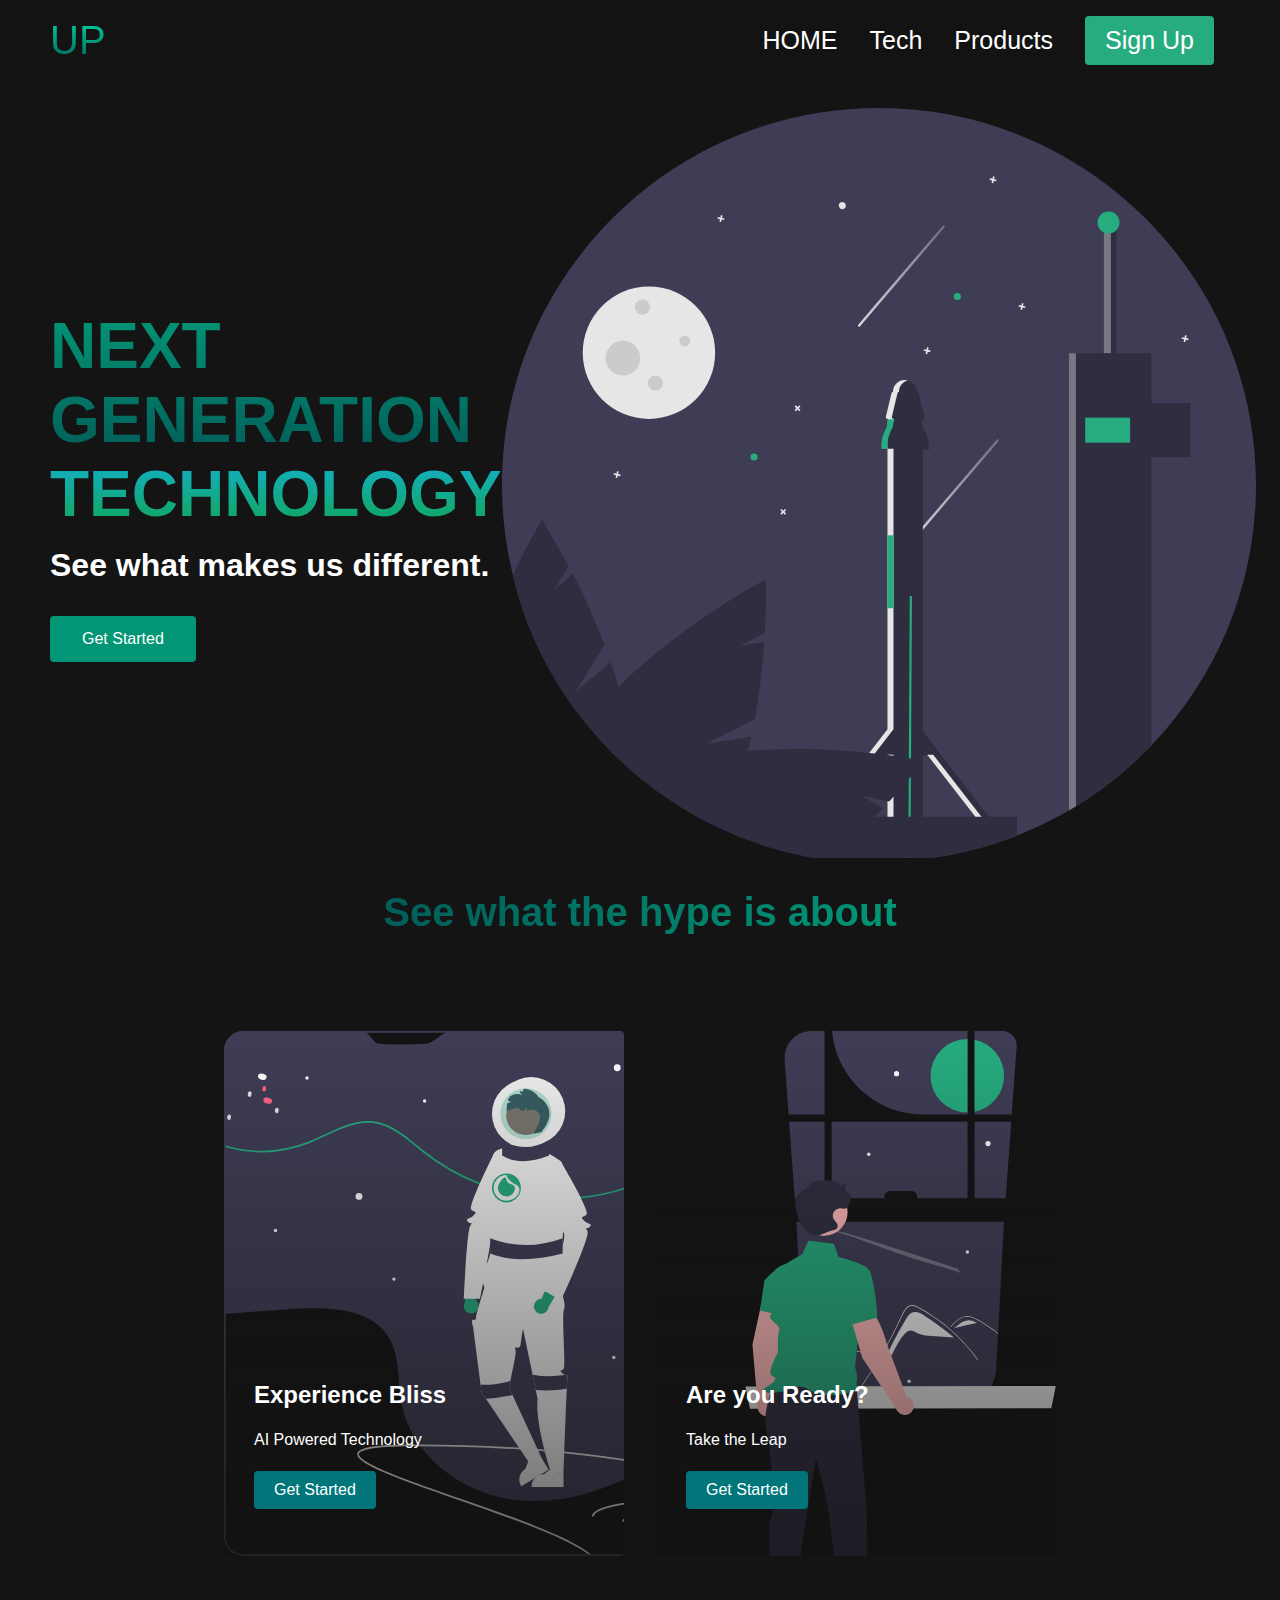
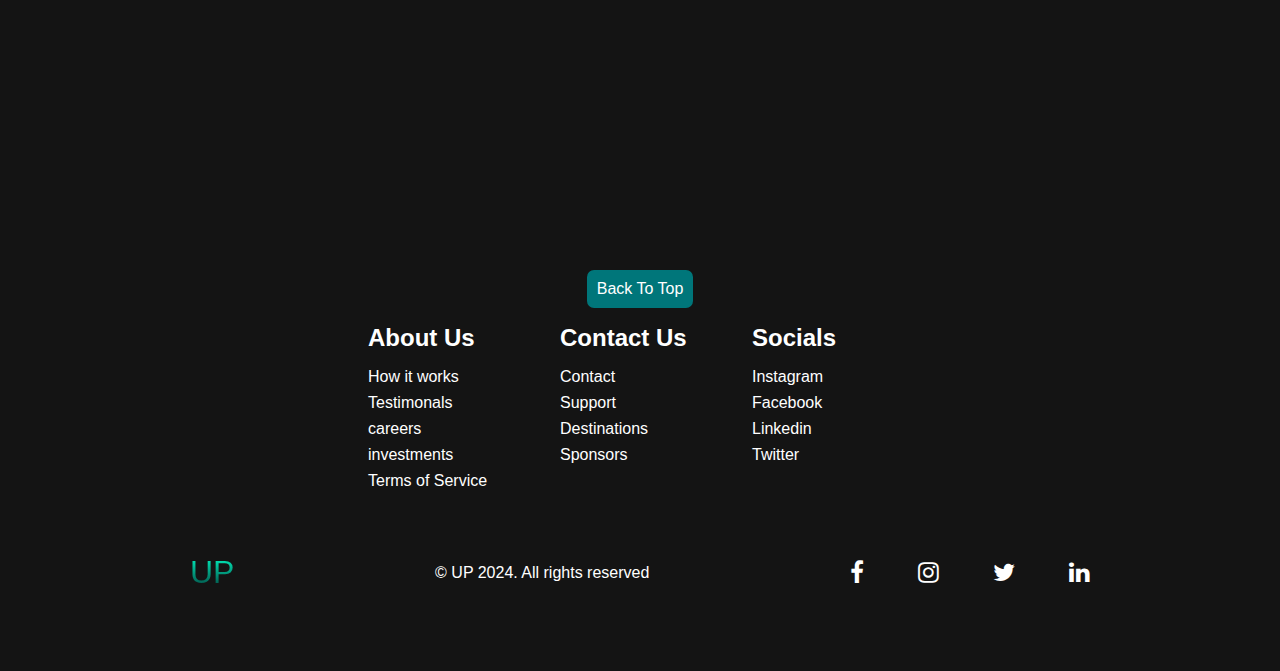
<file: Website/index.html>
<!DOCTYPE html>
<html lang="en">
    <head>
        <meta charset="UTF-8">
        <meta name="viewport" content="width=device-width, initial-scale=1.0">
        <title> Home Page </title>
        <link rel="stylesheet" href="styles.css" />
        <link rel="stylesheet" href="https://maxcdn.bootstrapcdn.com/font-awesome/4.4.0/css/font-awesome.min.css">
    </head>
    <body>
        <!-- Navbar Section -->
        <nav class="navbar">
            <div class="navbar__container">
                <a href="#" id="navbar__logo"> UP </a>
                <div class="navbar__toggle" id="mobile-menu">
                    <span class="bar"></span>
                    <span class="bar"></span>
                    <span class="bar"></span>
                </div>
                <ul class="navbar__menu">
                    <li class="navbar__item">
                        <a href="#" class="navbar__links"> HOME </a>
                    </li>
                    <li class="navbar__item">
                        <a href="#" class="navbar__links"> Tech </a>
                    </li>
                    <li class="navbar__item">
                        <a href="#" class="navbar__links"> Products </a>
                    </li>
                    <li class="navbar__btn">
                        <a href="sign.html" class="button"> Sign Up </a>
                    </li>
                </ul>
            </div>
        </nav>
        <!-- Navbar Section -->

        <!-- Hero Section -->
        <div class="main">
            <div class="main__container">
                <div class="main__content">
                    <h1> NEXT GENERATION </h1>
                    <h2> TECHNOLOGY </h2>
                    <p> See what makes us different. </p>
                    <button class="main__btn"><a href="#"> Get Started </a></button>
                </div>
                <div class="main__img--container">
                    <img src="images/pic1.svg" alt="pic" id="main__img">
                </div>
            </div>
        </div>
        <!-- Hero Section -->

        <!-- Services Section -->
        <div class="services">
            <h1> See what the hype is about </h1>
            <div class="services__container">
                <div class="services__card">
                    <h2> Experience Bliss </h2>
                    <p> AI Powered Technology </p>
                    <button> Get Started </button>
                </div>
                <div class="services__card">
                    <h2> Are you Ready? </h2>
                    <p> Take the Leap </p>
                    <button> Get Started </button>
                </div>
            </div>
        </div>
        <!-- Services Section -->

        <!-- Footer Section -->
        <div class="footer__container">
            <div class="back__top">
                <button> Back To Top </button>
            </div>
            <div class="footer__links">
                <div class="footer__link--wrapper">
                    <div class="footer__link--items">
                        <h2> About Us </h2>
                        <a href="#"> How it works </a>
                        <a href="#"> Testimonals </a>
                        <a href="#"> careers </a>
                        <a href="#"> investments </a>
                        <a href="#"> Terms of Service </a>
                    </div>
                    <div class="footer__link--items">
                        <h2> Contact Us </h2>
                        <a href="#"> Contact </a>
                        <a href="#"> Support </a>
                        <a href="#"> Destinations </a>
                        <a href="#"> Sponsors </a>
                    </div>
                    <div class="footer__link--items">
                        <h2> Socials </h2>
                        <a href="#"> Instagram </a>
                        <a href="#"> Facebook </a>
                        <a href="#"> Linkedin </a>
                        <a href="#"> Twitter </a>
                    </div>
                </div>
            </div>
            <div class="social__media">
                <div class="social__media--wrap">
                    <div class="footer__logo">
                        <a href="#" id="footer__logo"> UP </a>
                    </div>
                    <p class="website__rights"> © UP 2024. All rights reserved</p>
                    <div class="social__icons">
                        <a href="#" class="social__icon--link" target="_blank">
                            <i class="fa fa-facebook"></i>
                        </a>
                        <a href="#" class="social__icon--link" target="_blank">
                            <i class="fa fa-instagram"></i>
                        </a>
                        <a href="#" class="social__icon--link" target="_blank">
                            <i class="fa fa-twitter"></i>
                        </a>
                        <a href="#" class="social__icon--link" target="_blank">
                            <i class="fa fa-linkedin"></i>
                        </a>
                    </div>
                </div>
            </div>
        </div>
        <!-- Footer Section -->

        <script src="app.js"></script>
    </body>
</html>
</file>
<file: Website/styles.css>
* {
    box-sizing: border-box;
    margin: 0;
    padding: 0;
    font-family:'Gill Sans', 'Gill Sans MT', Calibri, 'Trebuchet MS', sans-serif
}

/*Navbar Section */
.navbar {
    background: #131313;
    height: 80px;
    display: flex;
    justify-content: center;
    align-items: center;
    font-size: 25px;
    position: sticky;
    top: 0;
    z-index: 999;
}

.navbar__container {
    display: flex;
    justify-content: space-between;
    height: 80px;
    z-index: 1;
    width: 100%;
    max-width: 1300px;
    margin: 0 auto;
    padding: 0 50px;
}

#navbar__logo {
    background-color: #26ac7f;
    background-image: linear-gradient(to top, #023a37 0%, #01ffc8 100%);
    background-size: 100%;
    -webkit-background-clip: text;
    -moz-background-clip: text;
    -webkit-text-fill-color: transparent;
    -moz-text-fill-color: transparent;
    display: flex;
    align-items: center;
    cursor: pointer;
    text-decoration: none;
    font-size: 40px;
}

.navbar__menu {
    display: flex;
    align-items: center;
    list-style: none;
    text-align: center;
}

.navbar__item {
    height: 80px;
}

.navbar__links {
    color: #fff;
    display: flex;
    align-items: center;
    justify-content: center;
    text-decoration: none;
    padding: 0 1rem;
    height: 100%;
}

.navbar__links:hover {
    color: #26ac7f;
    transition: all 0.3s ease;
}

.navbar__btn {
    display: flex;
    justify-content: center;
    align-items: center;
    padding: 0 1rem;
    width: 100%;
}

.button {
    display: flex;
    justify-content: center;
    align-items: center;
    text-decoration: none;
    padding: 10px 20px;
    height: 100%;
    width: 100%;
    border: none;
    outline: none;
    border-radius: 4px;
    background: #26ac7f;
    color: #fff;
}

.button:hover {
    background: #00767a;
    transition: all 0.3s ease;
}
/*Navbar Section */

/* Mobile Response Navbar */
@media screen and (max-width: 960px) {
    .navbar__container {
        display: flex;
        justify-content: space-between;
        height: 80px;
        z-index: 1;
        width: 100%;
        max-width: 1300px;
        padding: 0;
    }

    .navbar__menu {
        display: grid;
        grid-template-columns: auto;
        margin: 0;
        width: 100%;
        position: absolute;
        top: -1000px;
        opacity: 0;
        transition: all 0.5s ease;
        height: 50vh;
        z-index: -1;
    }

    .navbar__menu.active {
        background: #131313;
        top: 100%;
        opacity: 1;
        transition: all 0.5s ease;
        z-index: 99;
        height: 50vh;
        font-size: 1.6rem;
    }

    #navbar__logo {
        padding-left: 25px;
    }

    .navbar__toggle .bar {
        width: 25px;
        height: 3px;
        margin: 5px auto;
        transition: all 0.3s ease-in-out;
        background: #fff;
    }

    .navbar__item {
        width: 100%;
    }

    .navbar__links {
        text-align: center;
        padding: 2rem;
        width: 100%;
        display: table;
    }

    #mobile-menu {
        position: absolute;
        top: 20%;
        right: 5%;
        transform: translate(5%, 20%);
    }

    .navbar__btn {
        padding-bottom: 2rem;
    }

    .button {
        display: flex;
        justify-content: center;
        align-items: center;
        width: 80%;
        height: 80px;
        margin: 0;
    }

    .navbar__toggle .bar {
        display: block;
        cursor: pointer;
    }

    #mobile-menu.is-active .bar:nth-child(2) {
        opacity: 0;
    }

    #mobile-menu.is-active .bar:nth-child(1) {
        transform: translateY(8px) rotate(45deg);
    }

    #mobile-menu.is-active .bar:nth-child(3) {
        transform: translateY(-8px) rotate(-45deg);
    }
}
/* Mobile Response Navbar */

/* Hero Section */
.main {
    background-color: #141414;
}

.main__container {
    display: grid;
    grid-template-columns: 1fr 1fr;
    align-items: center;
    justify-self: center;
    margin: 0 auto;
    height: 90vh;
    background-color: #141414;
    z-index: 1;
    width: 100%;
    max-width: 1300px;
    padding: 0 50px;
}

.main__content h1 {
    font-size: 4rem;
    background-color: #26ac7f;
    background-image: linear-gradient(to top, #015e59 0%, #029676 100%);
    background-size: 100%;
    -webkit-background-clip: text;
    -moz-background-clip: text;
    -webkit-text-fill-color: transparent;
    -moz-text-fill-color: transparent;
}

.main__content h2 {
    font-size: 4rem;
    background-color: #26ac7f;
    background-image: linear-gradient(to top, #11a554 0%, #13b0cc 100%);
    background-size: 100%;
    -webkit-background-clip: text;
    -moz-background-clip: text;
    -webkit-text-fill-color: transparent;
    -moz-text-fill-color: transparent;
}

.main__content p {
    margin-top: 1rem;
    font-size: 2rem;
    font-weight: 700;
    color: #fff;
}

.main__btn {
    font-size: 1rem;
    background: #029676;
    padding: 14px 32px;
    border: none;
    border-radius: 4px;
    color: #fff;
    margin-top: 2rem;
    cursor: pointer;
    position: relative;
    transition: all 0.35s;
    outline: none;
}

.main__btn a {
    position: relative;
    z-index: 2;
    color: #fff;
    text-decoration: none;
}

.main__btn:after {
    position: absolute;
    content: '';
    top: 0;
    left: 0;
    width: 0;
    height: 100%;
    background: #00767a;
    transition: all 0.35s;
    border-radius: 4px;
}

.main__btn:hover {
    color:#fff
}

.main__btn:hover:after {
    width: 100%;
}

.main__img--container {
    text-align: center;
}
/* Hero Section */

/* Mobile Response Hero */
@media screen and (max-width: 650px) {
    .main__container {
        display: grid;
        grid-template-columns: auto;
        align-items: center;
        justify-self: center;
        width: 100%;
        margin: 0 auto;
        height: 90vh;
    }

    #main__img {
        height: 90%;
        width: 90%;
    }

    .main__content {
        text-align: center;
        margin-bottom: 4rem;
    }

    .main__content h1 {
        font-size: 2.5rem;
        margin-top: 2rem;
    }

    .main__content h2 {
        font-size: 3rem;
    }

    .main__content p {
        margin-top: 1rem;
        font-size: 1.5rem;
    }
}

/* Mobile Response Hero */

/* Services Section */
.services {
    background: #141414;
    display: flex;
    flex-direction: column;
    align-items: center;
    height: 100vh;
}

.services h1 {
    background-color: #26ac7f;
    background-image: linear-gradient(to right, #015e59 0%, #029676 100%);
    background-size: 100%;
    margin-bottom: 5rem;
    font-size: 2.5rem;
    -webkit-background-clip: text;
    -moz-background-clip: text;
    -webkit-text-fill-color: transparent;
    -moz-text-fill-color: transparent;
}

.services__container {
    display: flex;
    justify-content: center;
    flex-wrap: wrap;
}

.services__card {
    margin: 1rem;
    height: 525px;
    width: 400px;
    border-radius: 4px;
    background-image: linear-gradient(to bottom, rgba(0,0,0,0) 0%, rgba(17,17,17,0.6) 100%), url('images/pic2.svg');
    background-size: cover;
    position: relative;
    color: #fff;
}

.services__card:nth-child(2) {
    background-image: linear-gradient(to bottom, rgba(0,0,0,0) 0%, rgba(17,17,17,0.6) 100%), url('images/pic3.svg');
}

.services h2 {
    position: absolute;
    top: 350px;
    left: 30px;
}

.services__card p {
    position: absolute;
    top: 400px;
    left: 30px;
}

.services__card button {
    color: #fff;
    padding: 10px 20px;
    border: none;
    outline: none;
    border-radius: 4px;
    background: #00767a;
    position: absolute;
    top: 440px;
    left: 30px;
    font-size: 1rem;
    cursor: pointer;
}

.services__card:hover {
    transform: scale(1.075);
    transition: 0.2s ease-in;
    cursor: pointer;
}
/* Services Section */

/* Mobile Response Services */
@media screen and (max-width: 960px) {
    .services {
        height: 1600px;
    }

    .services h1 {
        font-size: 2rem;
        margin-top: 12rem;
    }
}
/* Mobile Response Services */

/* Footer Section */
.footer__container {
    background-color: #141414;
    padding: 5rem 0;
    display: flex;
    flex-direction: column;
    justify-content: center;
    align-items: center;
}

#footer__logo {
    background-color: #26ac7f;
    background-image: linear-gradient(to top, #023a37 0%, #01ffc8 100%);
    background-size: 100%;
    -webkit-background-clip: text;
    -moz-background-clip: text;
    -webkit-text-fill-color: transparent;
    -moz-text-fill-color: transparent;
    display: flex;
    align-items: center;
    cursor: pointer;
    text-decoration: none;
    font-size: 2rem;
}

.footer__links {
    width: 100%;
    max-width: 1000px;
    display: flex;
    justify-content: center;
}

.footer__link--wrapper {
    display: flex;
}

.footer__link--items {
    display: flex;
    flex-direction: column;
    align-items: flex-start;
    margin: 16px;
    text-align: left;
    width: 160px;
    box-sizing: border-box;
}

.footer__link--items h2 {
    margin-bottom: 16px;
}

.footer__link--items > h2 {
    color: #fff;
}

.footer__link--items a {
    color: #fff;
    text-decoration: none;
    margin-bottom: 0.5rem;
}

.footer__link--items a:hover {
    color: #00767a;
    transition: 0.3s ease-out;
}

.back__top button {
    color: #fff;
    background: #00767a;
    padding: 10px 10px;
    border-radius: 7px;
    border: none;
    outline: none;
    font-size: 1rem;
    cursor: pointer;
}

.back__top button:hover {
    background: #015e59;
    transition: 0.3s ease-in;
}

.social__icon--link {
    color: #fff;
    font-size: 24px;
}

.social__media {
    max-width: 1000px;
    width: 100%;
}

.social__media--wrap {
    display: flex;
    justify-content: space-between;
    align-items: center;
    width: 90%;
    max-width: 1000px;
    margin: 40px auto 0 auto;
}

.social__icons {
    display: flex;
    justify-content: space-between;
    align-items: center;
    width: 240px;
}

.social__logo {
    color: #fff;
    justify-self: flex-start;
    margin-left: 20px;
    cursor: pointer;
    text-decoration: none;
    font-size: 2rem;
    display: flex;
    align-items: center;
    margin-bottom: 16px;
}

.website__rights {
    color: #fff;
}
/* Footer Section */

/* Mobile Response Footer */
@media screen and (max-width: 820px) {
    .footer__links {
        padding-top: 2rem;
    }

    #footer__logo {
        margin-bottom: 2rem;
    }

    .website__rights {
        margin-bottom: 2rem;
    }

    .footer__link--wrapper {
        flex-direction: column;
    }

    .social__media--wrap {
        flex-direction: column;
    }
}

@media screen and (max-width: 480px) {
    .footer__link--items {
        margin: 0;
        padding: 10px;
        width: 100%;
    }
}
/* Mobile Response Footer */

/* Sign Up Page Section */
.container {
    background: #141414;
    width: 100%;
    height: 100vh;
}

.form__box {
    width: 90%;
    max-width: 450px;
    position: absolute;
    top: 5%;
    left: 50%;
    transform: translate(-50%, 50%);
    background:#05886c75;
    padding: 50px 60px 70px;
    border-radius: 20px;
    text-align: center;
}

.form__box h1 {
    font-size: 30px;
    margin-bottom: 60px;
    color: #fff;
    position: relative;
}

.form__box h1:after {
    content: '';
    width: 30px;
    height: 4px;
    border-radius: 3px;
    background: #fff;
    position: absolute;
    bottom: -12px;
    left: 50%;
    transform: translateX(-50%);
}

.input__field {
    background: #eaeaea;
    margin: 15px 0;
    border-radius: 3px;
    display: flex;
    align-items: center;
    max-height: 65px;
    transition: max-height 0.5s;
    overflow: hidden;
}

input {
    width: 100%;
    background: transparent;
    border: 0;
    outline: 0;
    padding: 18px 15px;
}

.input__field i {
    margin-left: 15px;
    color: #999;
}

form p {
    text-align: left;
    font-size: 18px;
    color: #fff;
}

form p a {
    text-decoration: none;
    color: rgb(248, 207, 152);
}

.btn__field {
    width: 100%;
    display: flex;
    justify-content: space-between;
}

.btn__field button {
    flex-basis: 48%;
    background: #fff;
    color: #141414;
    margin-top: 20px;
    font-size: 15px;
    height: 40px;
    border-radius: 20px;
    border: 0;
    outline: 0;
    cursor: pointer;
    transition: background 1s;
}

.input_group {
    height: 280px;
}

.btn__field button.disable {
    background: #999;
}
/* Sign Up Page Section */
</file>
